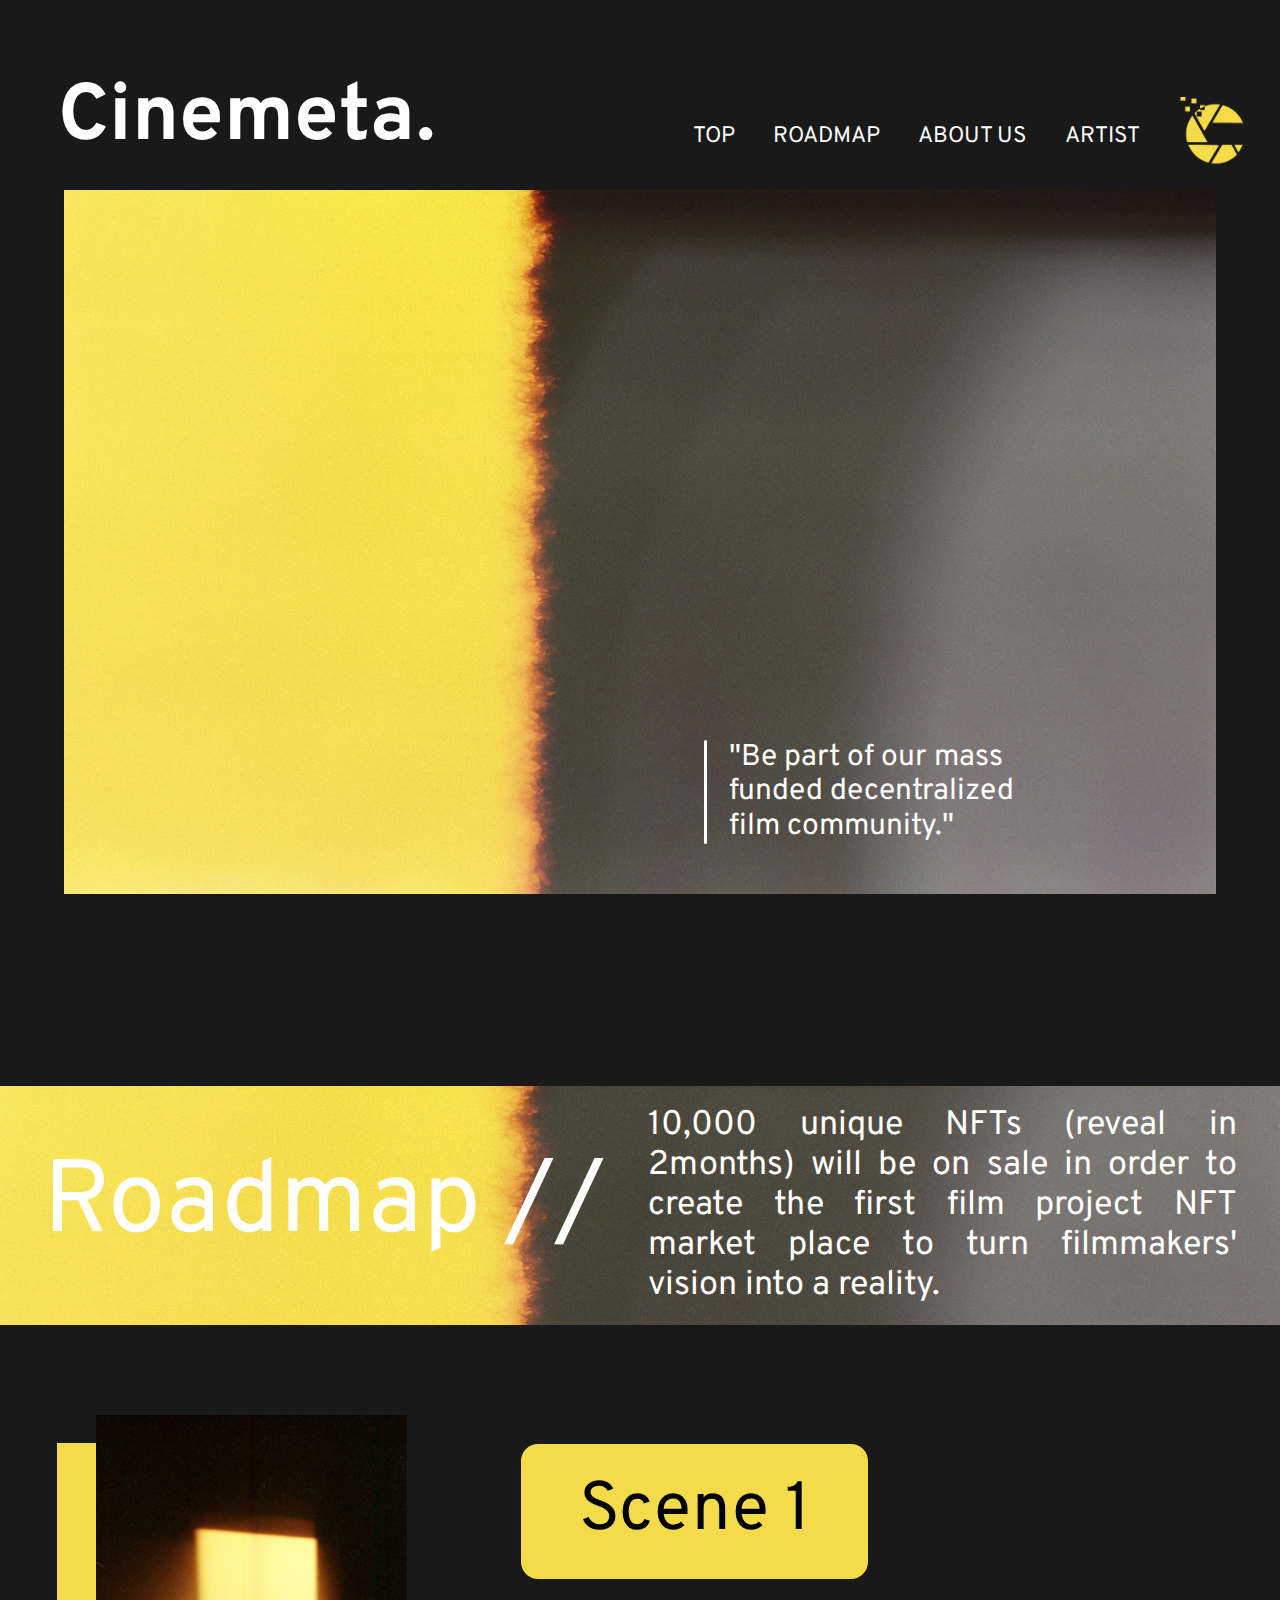
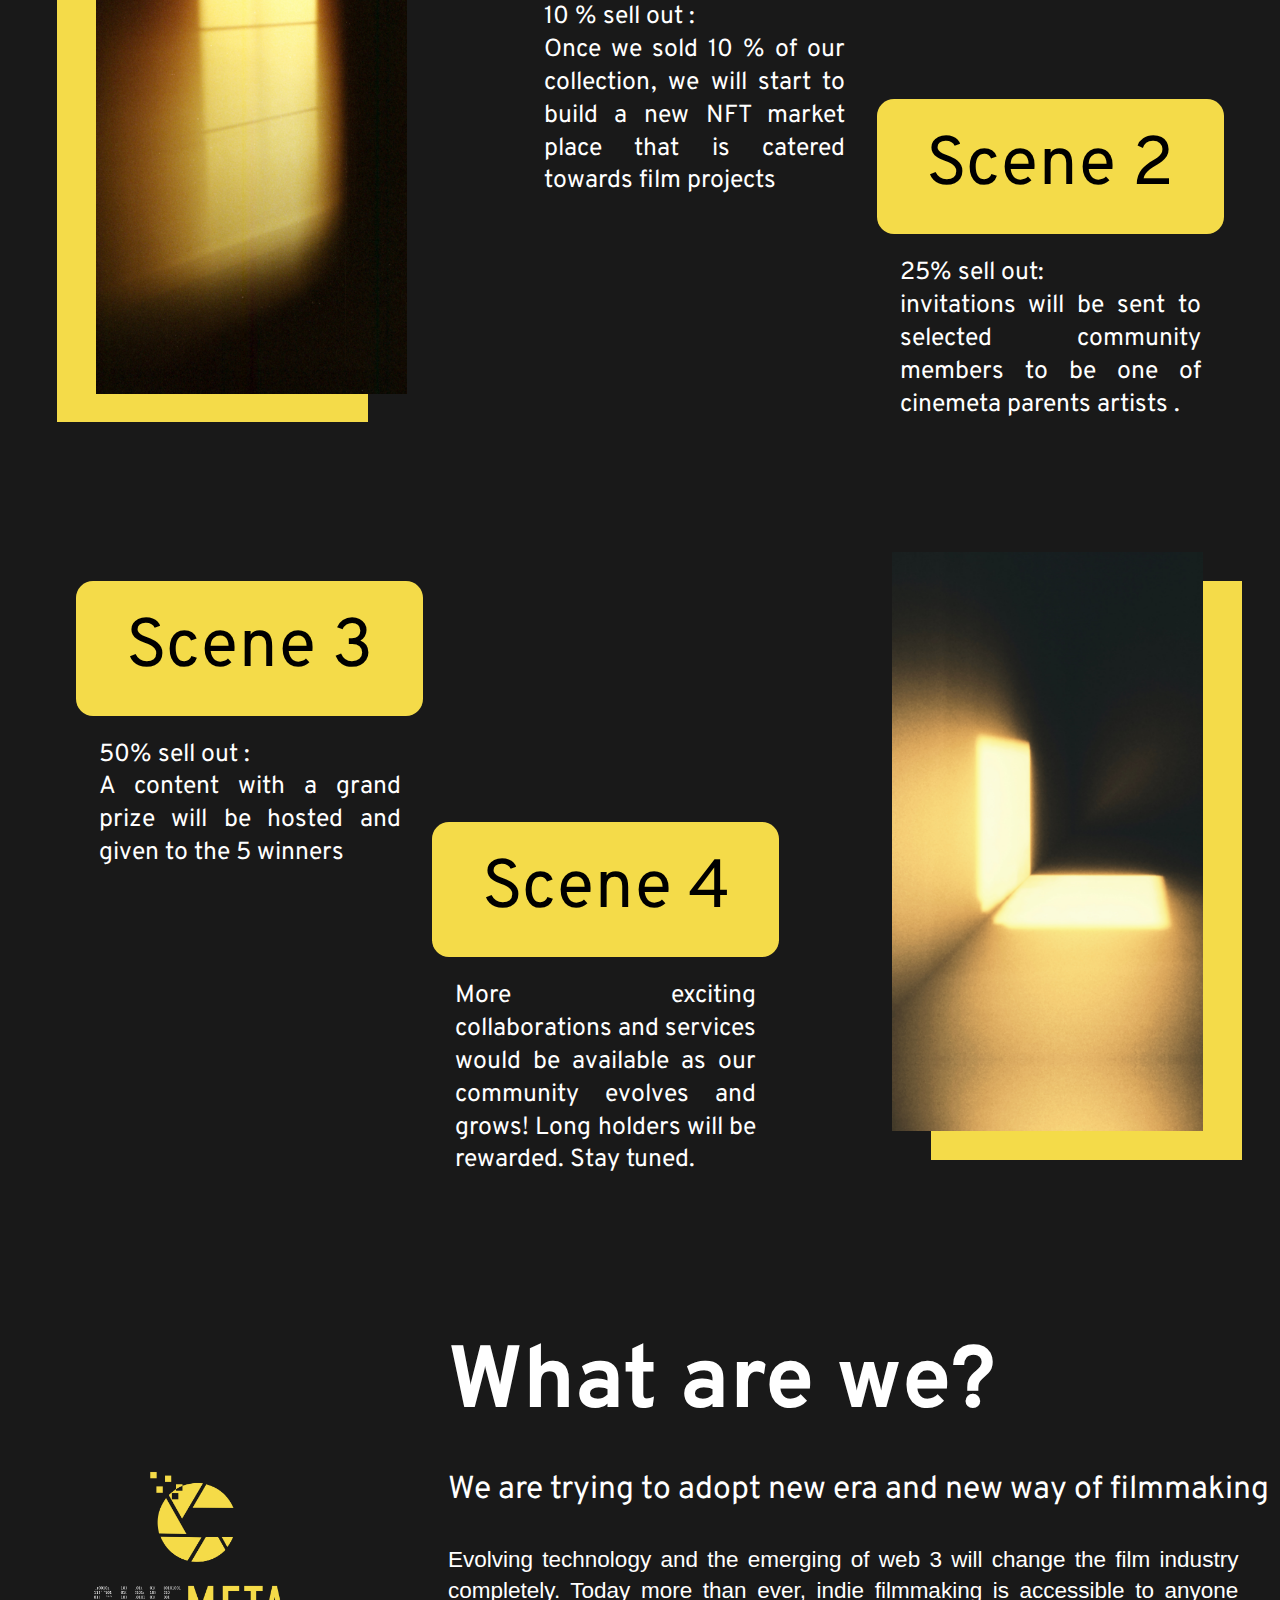
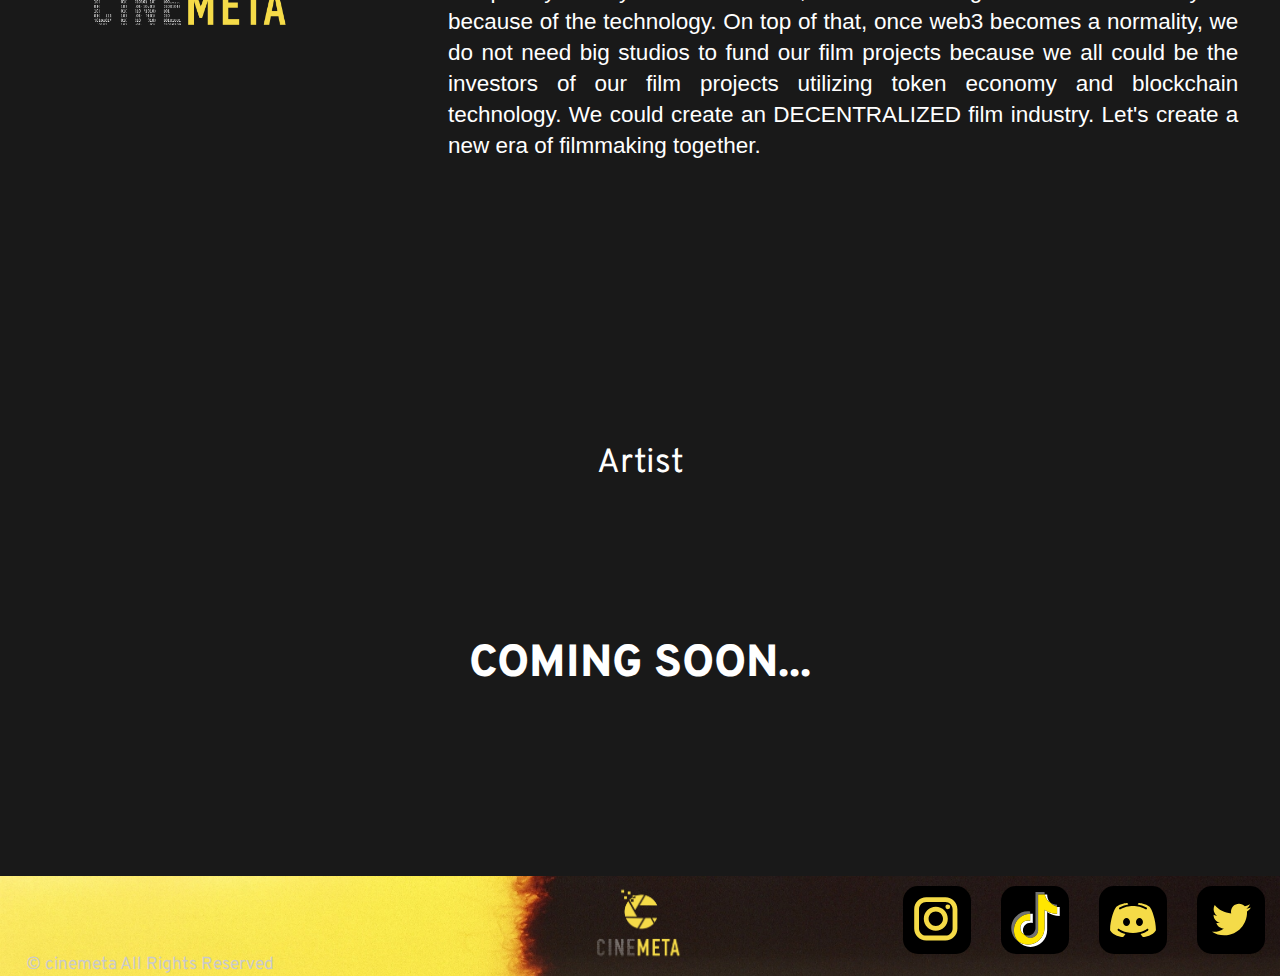
<file: public/index.html>
<!DOCTYPE html>
<html lang="en">
<head>
    <meta charset="UTF-8">
    <meta http-equiv="X-UA-Compatible" content="IE=edge">
    <meta name="viewport" 
    content="width=device-width, initial-scale=1.0"
    >
    <link rel="stylesheet" href="style.css">
    <title>Cinemeta トップページ</title>
</head>
<body>
    <header class="p-header">
        <div class="container">
            <div class="p-header__wrapper">
                <div class="p-header__hero">
                    <h1>Cinemeta.</h1>
                </div>
                <div class="p-header__navs">
                    <div class="p-header__navs__nav">
                        <ul class="p-header__navs__list">
                            <li><a href="#top">TOP</a></li>
                            <li><a href="#roadmap">ROADMAP</a></li>
                            <li><a href="#aboutUs">ABOUT US</a></li>
                            <li><a href="#artist">ARTIST</a></li>
                        </ul>
                    </div>
                    <label for="menu-btn-check" class="p-header__navs__logo"></label>
                </div>
            </div>
        </div>
        <div class="hamburgermenu">
            <input type="checkbox" id="menu-btn-check">
            <div class="menu-content">
                <div class="menu-content__inner">
                    <ul class="menu__nav">
                        <li class="menu__nav__list"><a href="#roadmap">ROADMAP</a></li>
                        <li class="menu__nav__list"><a href="#aboutUs">ABOUT US</a></li>
                        <li class="menu__nav__list"><a href="#artist">ARTIST</a></li>
                    </ul>
                    <h4 class="menu-title">Social Media LINKS</h4>
                    <ul class="sns-logos">
                        <a href="#"><li class="menu__logo instagram__logo"></li></a>
                        <a href="#"><li class="menu__logo tiktok__logo"></li></a>
                        <a href="#"><li class="menu__logo discord__logo"></li></a>
                        <a href="#"><li class="menu__logo twitter__logo"></li></a>
                    </ul>
                </div>
            </div>
        </div>
    </header>
    <main class="p-main">
        <div id="top" class="p-main__mainVisual">
            <div class="container">
                <div class="p-main__mainVisual__massage">
                    <p>"Be part of our mass funded decentralized film community."</p>
                </div>
            </div>
        </div>
        <div id="roadmap" class="p-main__roadmap">
            <div class="p-main__roadmap__head">
                <div class="container">
                    <div class="p-main__roadmap__head">
                        <div class="p-main__roadmap__head__title">
                            <h3>
                                Roadmap //
                            </h3>
                        </div>
                        <div class="p-main__roadmap__head__description">10,000 unique NFTs (reveal in 2months) will be on sale in order to create the first film project NFT market place to turn filmmakers' vision into a reality.</div>
                    </div>
                </div>
            </div>
            <div class="p-main__roadmap__body">
                <div class="container">
                    <div class="p-main__roadmap__upper">
                        <div class="p-main__roadmap__upper__image"></div>
                        <div class="p-main__roadmap__upper__imageDecos"></div>
                        <div class="p-main__roadmap__upper__content c-main__roadmap__content">
                            <div class="p-main__roadmap__1 c-main__roadmap__content-itself">
                                <div class="p-main__roadmap__1__head c-main__roadmap__content__head">
                                    <h3>Scene 1</h3>
                                </div>
                                <div class="p-main__roadmap__1__body c-main__roadmap__content__body">10 % sell out : <br>
                                    Once we sold 10 % of our collection, we will start  to build a new NFT market place that is catered towards film projects</div>
                            </div>
                            <div class="p-main__roadmap__2 c-main__roadmap__content-itself">
                                <div class="p-main__roadmap__2__head c-main__roadmap__content__head">
                                    <h3>Scene 2</h3>
                                </div>
                                <div class="p-main__roadmap__2__body c-main__roadmap__content__body">25% sell out: <br>
                                    invitations will be sent to selected community members to be one of cinemeta parents artists .</div>
                            </div>
                        </div>
                    </div>
                    <div class="p-main__roadmap__lower">
                        <div class="p-main__roadmap__lower__image"></div>
                        <div class="p-main__roadmap__lower__imageDecos"></div>
                        <div class="p-main__roadmap__lower__content c-main__roadmap__content">
                            <div class="p-main__roadmap__3 c-main__roadmap__content-itself">
                                <div class="p-main__roadmap__3__head c-main__roadmap__content__head">
                                    <h3>Scene 3</h3>
                                </div>
                                <div class="p-main__roadmap__3__body c-main__roadmap__content__body">50% sell out :<br>
                                    A content with a grand prize will be hosted and given to the 5 winners</div>
                            </div>
                            <div class="p-main__roadmap__4 c-main__roadmap__content-itself">
                                <div class="p-main__roadmap__4__head c-main__roadmap__content__head">
                                    <h3>Scene 4</h3>
                                </div>
                                <div class="p-main__roadmap__4__body c-main__roadmap__content__body">More exciting collaborations and services would be available as our community evolves and grows! Long holders will be rewarded. 
                                    Stay tuned.</div>
                            </div>
                        </div>
                    </div>
                </div>
            </div>
        </div>
        <div id="aboutUs" class="p-main__aboutUs">
            <div class="container">
                <div class="p-main__aboutUs">
                    <div class="p-main__aboutUs__logo">
                    </div>
                    <div class="p-main__aboutUs__content">
                        <div class="p-main__aboutUs__head">What are we?</div>
                        <div class="p-main__aboutUs__body1">We are trying to adopt new era and new way of filmmaking</div>
                        <div class="p-main__aboutUs__body2">Evolving technology and the emerging of web 3 will change the film industry completely.  
                            Today more than ever, indie filmmaking is accessible to anyone because of the technology. On top of that, once web3 becomes a normality, we do not need big studios to fund our film projects because we all could be the investors of our film projects utilizing token economy and blockchain technology. 
                            We could create an DECENTRALIZED film industry. Let's create a new era of filmmaking together.</div>
                    </div>
                </div>
            </div>
        </div>
        <div class="container">
            <div id="artist" class="p-main__artist">
                <div class="p-main__artist__title">
                    <h2>Artist</h2>
                </div>
                <div class="p-main__artist__message">
                    <p>COMING SOON...</p>
                </div>
            </div>
        </div>
    </main>
    <footer class="p-footer">
        <div class="container">
            <div class="p-footer">
                <div class="p-footer__logo">
                    <div class="p-footer__logo__img"></div>
                </div>
                <div class="p-footer__icons">
                    <a href=""><div class="p-footer__icons__box instagram__icon"></div></a>
                    <a href=""><div class="p-footer__icons__box tiktok__icon"></div></a>
                    <a href=""><div class="p-footer__icons__box discord__icon"></div></a>
                    <a href=""><div class="p-footer__icons__box twitter__icon"></div></a>
                </div>
                <div class="p-footer__copyright">
                    <p>&copy; cinemeta All Rights Reserved</p>
                </div>
            </div>
        </div>
    </footer>

</body>
</html>
</file>
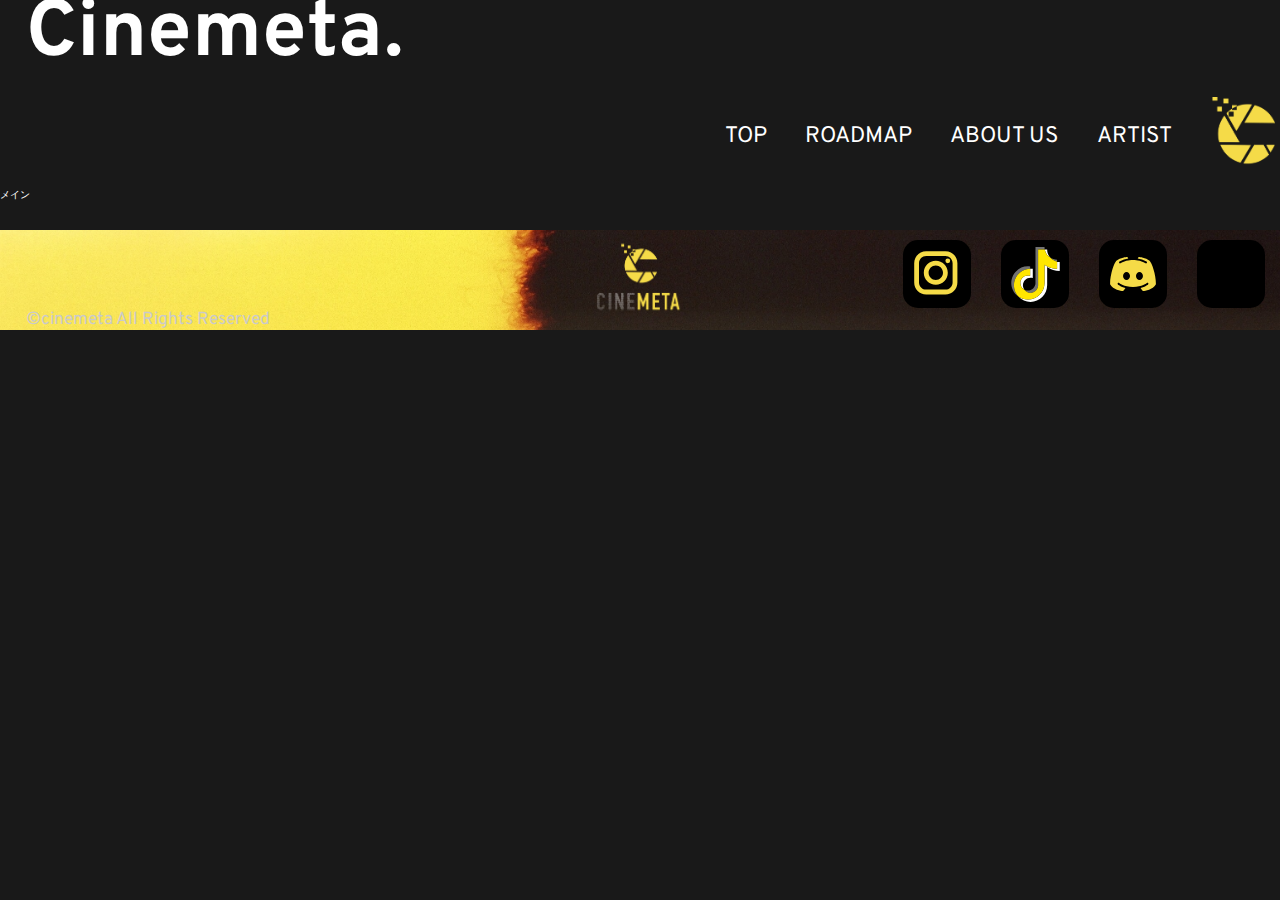
<file: public/template.html>
<!DOCTYPE html>
<html lang="en">
<head>
    <meta charset="UTF-8">
    <meta http-equiv="X-UA-Compatible" content="IE=edge">
    <meta name="viewport" content="width=device-width, initial-scale=1.0">
    <link rel="stylesheet" href="style.css">
    <title>Cinemeta テンプレート</title>
</head>
<body>
    <header class="p-header">
        <div class="container">
            <div class="p-header">
                <div class="p-header__hero">
                    <h1>Cinemeta.</h1>
                </div>
                <div class="p-header__navs">
                    <div class="p-header__navs__nav">
                        <ul class="p-header__navs__list">
                            <li>TOP</li>
                            <li>ROADMAP</li>
                            <li>ABOUT US</li>
                            <li>ARTIST</li>
                        </ul>
                    </div>
                    <div class="p-header__navs__logo">
                        <div></div>
                    </div>
                </div>
            </div>
        </div>
    </header>
    <!-- テンプレートのわかりやすさのためにメインに 190px のパディングを加えています。メインをいじる前にパディングを解消してください　-->
    <main style="padding-top: 190px;">
        メイン
    </main>
    <footer class="p-footer">
        <div class="container">
            <div class="p-footer">
                <div class="p-footer__logo">
                    <div class="p-footer__logo__img"></div>
                </div>
                <div class="p-footer__icons">
                    <div class="p-footer__icons__box instagram__icon">
                    </div>
                    <div class="p-footer__icons__box tiktok__icon"></div>
                    <div class="p-footer__icons__box discord__icon"></div>
                    <div class="p-footer__icons__box facebook__icon"></div>
                </div>
                <div class="p-footer__copyright">
                    <p>©︎cinemeta All Rights Reserved</p>
                </div>
            </div>
        </div>
    </footer>
</body>
</html>
</file>
